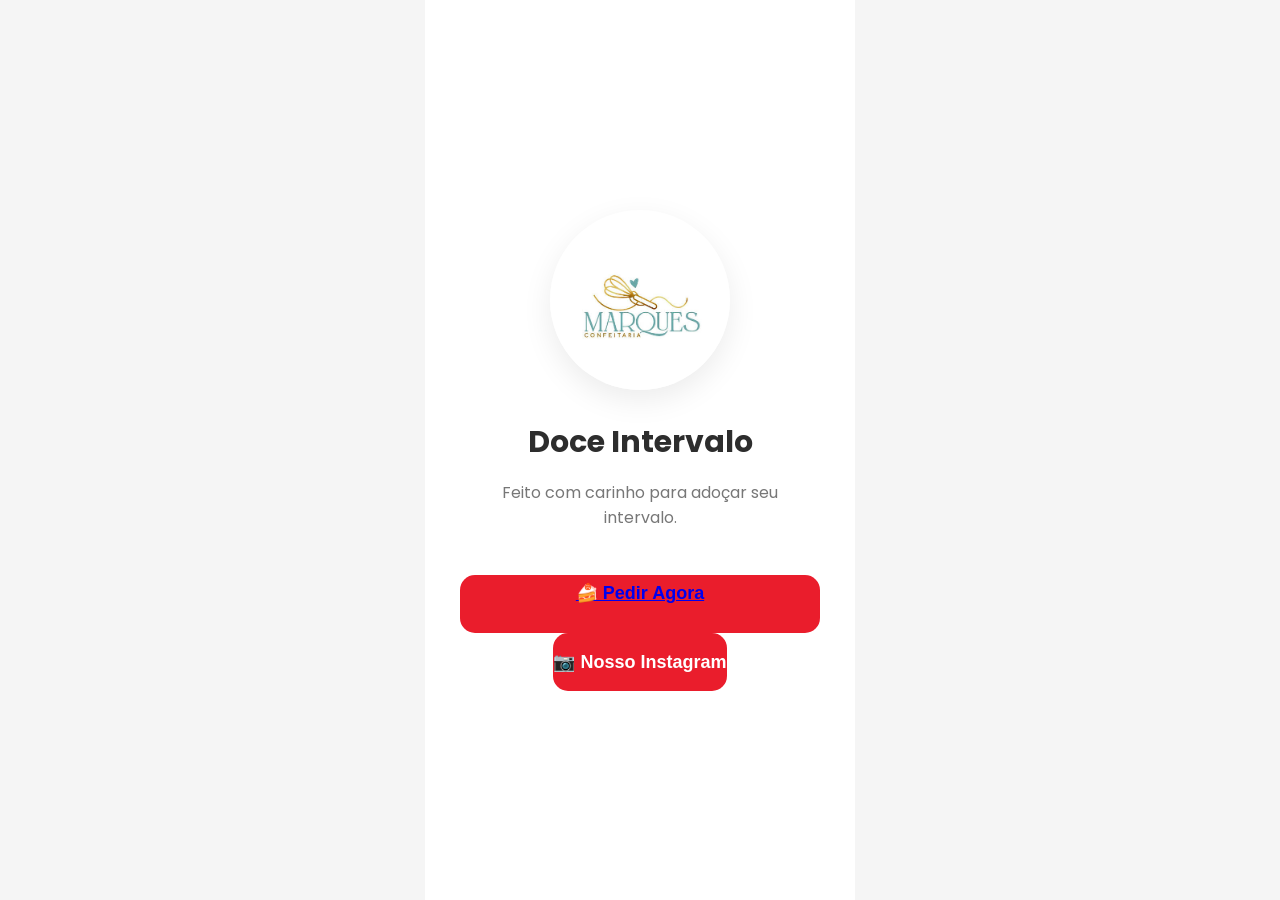
<file: index.html>
<!DOCTYPE html>
<html lang="pt-BR">

<head>

    <meta charset="UTF-8">
    <meta name="viewport" content="width=device-width, initial-scale=1.0">

    <title>Doce Intervalo</title>

    <link rel="stylesheet" href="style.css">

    <link rel="preconnect" href="https://fonts.googleapis.com">
    <link rel="preconnect" href="https://fonts.gstatic.com" crossorigin>

    <link href="https://fonts.googleapis.com/css2?family=Poppins:wght@300;400;500;600;700&display=swap" rel="stylesheet">

</head>

<body>

<div class="container fade">

    <div class="home">

        <img src="logo.png" class="logo" alt="Logo da Loja">

        <h1 id="nomeLoja"></h1>

        <p id="sloganLoja"></p>

        <a href="cardapio.html">

            <button class="btn">

                🍰 Pedir Agora
                
<br><br>

<a href="instagram.html">

    <button class="btn">

        📷 Nosso Instagram

    </button>

</a>
            </button>

        </a>

    </div>

</div>

<script src="config.js"></script>
<script src="script.js"></script>

<script>

document.getElementById("nomeLoja").textContent = CONFIG.loja;
document.getElementById("sloganLoja").textContent = CONFIG.slogan;

</script>

</body>

</html>
</file>
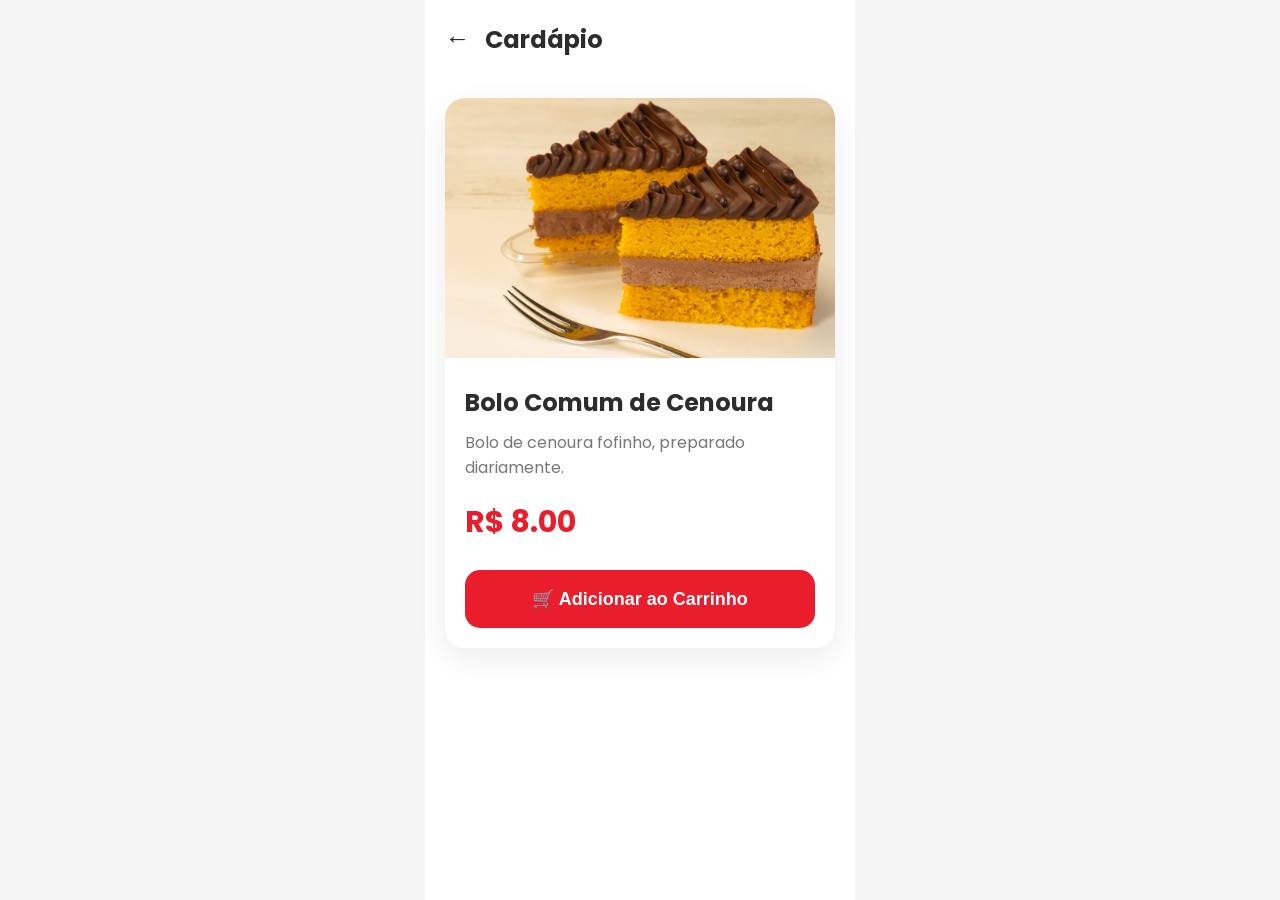
<file: cardapio.html>
<!DOCTYPE html>
<html lang="pt-BR">

<head>

    <meta charset="UTF-8">
    <meta name="viewport" content="width=device-width, initial-scale=1.0">

    <title>Cardápio</title>

    <link rel="stylesheet" href="style.css">

    <link rel="preconnect" href="https://fonts.googleapis.com">
    <link rel="preconnect" href="https://fonts.gstatic.com" crossorigin>

    <link href="https://fonts.googleapis.com/css2?family=Poppins:wght@300;400;500;600;700&display=swap" rel="stylesheet">

</head>

<body>

<div class="container fade">

    <header class="topo">

        <a href="index.html" class="voltar">←</a>

        <h2>Cardápio</h2>

    </header>

    <div class="produto">

        <img id="imagemProduto" class="fotoProduto">

        <div class="conteudoProduto">

            <h2 id="nomeProduto"></h2>

            <p id="descricaoProduto"></p>

            <h3 id="precoProduto"></h3>

            <button class="btn" onclick="comprarAgora()">
                🛒 Adicionar ao Carrinho
            </button>

        </div>

    </div>

</div>

<script src="config.js"></script>
<script src="script.js"></script>

<script>

const produto = CONFIG.produtos[0];

document.getElementById("imagemProduto").src = produto.imagem;
document.getElementById("nomeProduto").textContent = produto.nome;
document.getElementById("descricaoProduto").textContent = produto.descricao;
document.getElementById("precoProduto").textContent =
`${CONFIG.moeda} ${produto.preco.toFixed(2)}`;

</script>

</body>

</html>
</file>
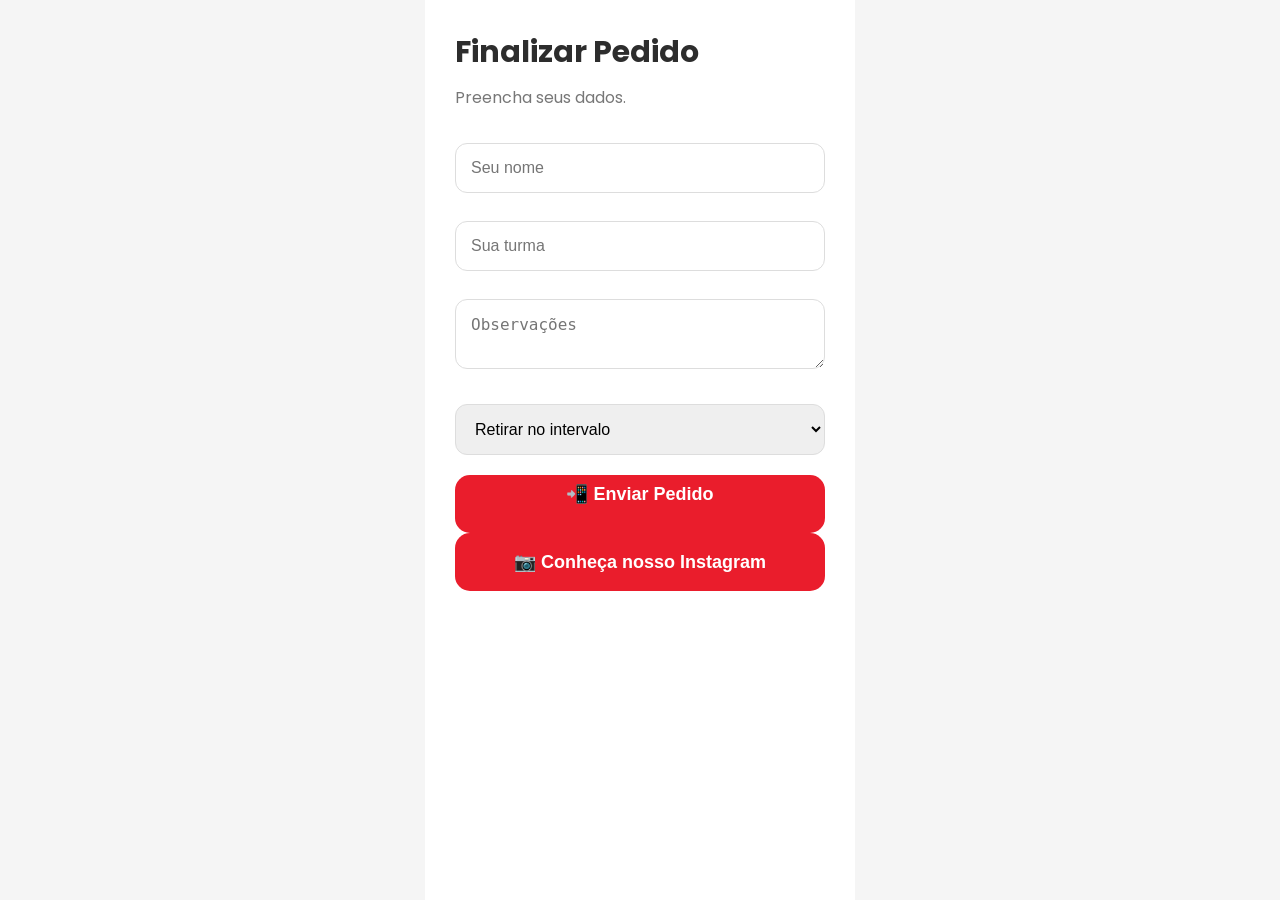
<file: finalizar.html>
<!DOCTYPE html>
<html lang="pt-BR">

<head>

    <meta charset="UTF-8">
    <meta name="viewport" content="width=device-width, initial-scale=1.0">

    <title>Finalizar Pedido</title>

    <link rel="stylesheet" href="style.css">

    <link rel="preconnect" href="https://fonts.googleapis.com">
    <link rel="preconnect" href="https://fonts.gstatic.com" crossorigin>

    <link href="https://fonts.googleapis.com/css2?family=Poppins:wght@300;400;500;600;700&display=swap" rel="stylesheet">

</head>

<body>

<div class="container fade">

    <div class="formulario">

        <h1>Finalizar Pedido</h1>

        <p>Preencha seus dados.</p>

        <input
            type="text"
            id="nome"
            placeholder="Seu nome">

        <input
            type="text"
            id="turma"
            placeholder="Sua turma">

        <textarea
            id="obs"
            placeholder="Observações"></textarea>

        <select id="entrega">

            <option>Retirar no intervalo</option>

            <option>Entregar na sala</option>

        </select>

        <button class="btn" onclick="enviarWhatsApp()">

            📲 Enviar Pedido
<br><br>

<a href="instagram.html">

    <button class="btn">

        📷 Conheça nosso Instagram

    </button>

</a>
        </button>

    </div>

</div>

<script src="config.js"></script>
<script src="script.js"></script>

</body>

</html>
</file>
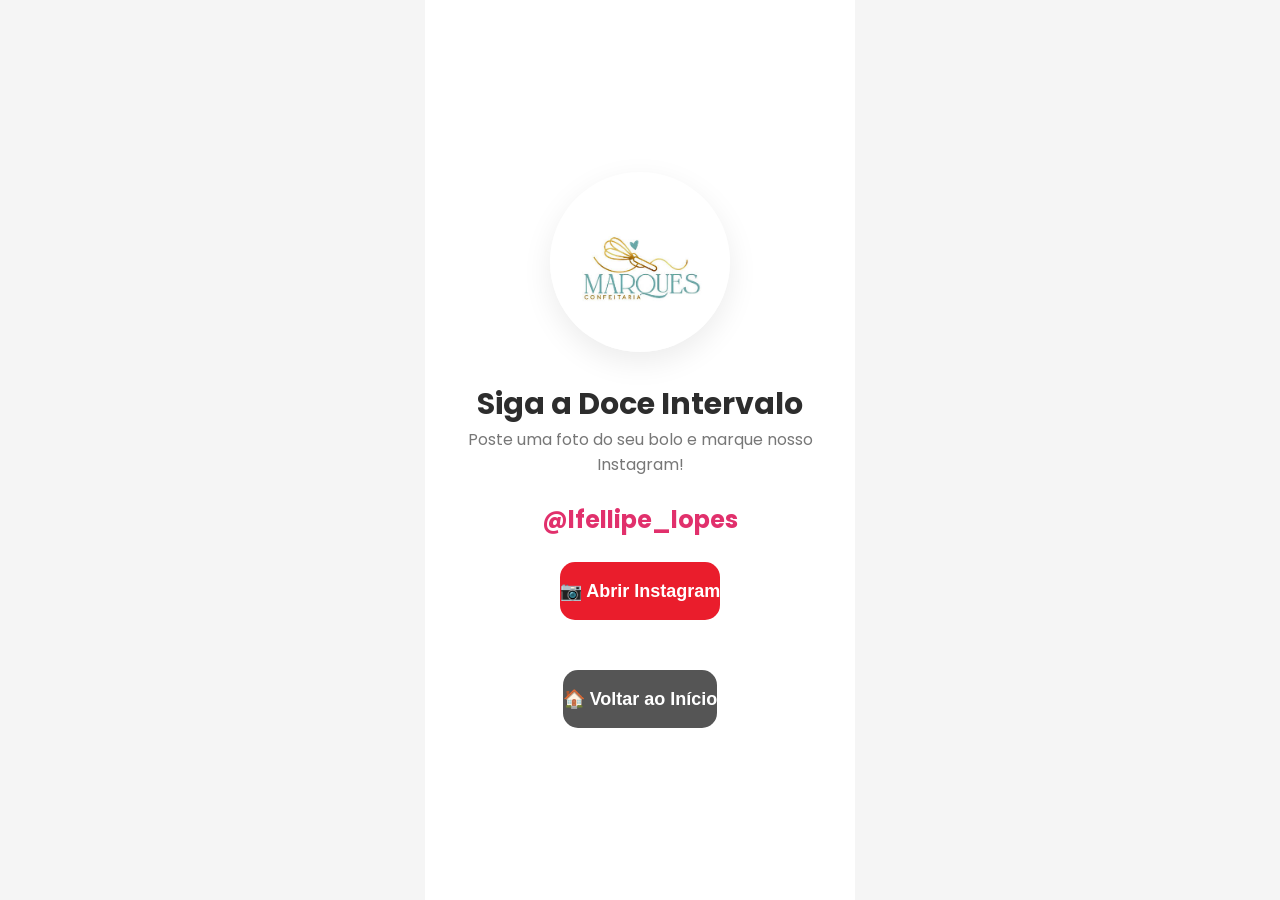
<file: instagram.html>
<!DOCTYPE html>
<html lang="pt-BR">

<head>

    <meta charset="UTF-8">
    <meta name="viewport" content="width=device-width, initial-scale=1.0">

    <title>Instagram - Doce Intervalo</title>

    <link rel="stylesheet" href="style.css">

    <link rel="preconnect" href="https://fonts.googleapis.com">

    <link rel="preconnect" href="https://fonts.gstatic.com" crossorigin>

    <link href="https://fonts.googleapis.com/css2?family=Poppins:wght@400;500;600;700&display=swap" rel="stylesheet">

</head>

<body>

<div class="container fade">

    <div class="instagram">

        <img src="logo.png" class="logo" alt="Logo">

        <h1>Siga a Doce Intervalo</h1>

        <p>
            Poste uma foto do seu bolo e marque nosso Instagram!
        </p>

        <h2>@lfellipe_lopes</h2>

        <a href="https://instagram.com/lfellipe_lopes" target="_blank">

            <button class="btn">

                📷 Abrir Instagram

            </button>

        </a>

        <br><br>

        <a href="index.html">

            <button class="btn voltarBtn">

                🏠 Voltar ao Início

            </button>

        </a>

    </div>

</div>

</body>

</html>
</file>
<file: style.css>
/* =====================================
   DOCE INTERVALO
   Estilo Principal
===================================== */

*{
    margin:0;
    padding:0;
    box-sizing:border-box;
}

:root{

    --vermelho:#EA1D2C;
    --vermelho-hover:#D91524;

    --branco:#FFFFFF;

    --cinza:#F5F5F5;

    --texto:#2D2D2D;

    --texto-secundario:#777;

    --borda:20px;

    --sombra:0 10px 30px rgba(0,0,0,.08);

}

body{

    font-family:'Poppins',sans-serif;

    background:var(--cinza);

    color:var(--texto);

}

/* =====================================
   CONTAINER
===================================== */

.container{

    width:100%;
    max-width:430px;

    margin:auto;

    min-height:100vh;

    background:var(--branco);

}

/* =====================================
   BOTÕES
===================================== */

.btn{

    width:100%;

    height:58px;

    border:none;

    border-radius:15px;

    background:var(--vermelho);

    color:white;

    font-size:18px;

    font-weight:600;

    cursor:pointer;

    transition:.3s;

}

.btn:hover{

    background:var(--vermelho-hover);

}

.btn:active{

    transform:scale(.98);

}

/* =====================================
   INPUTS
===================================== */

input,
textarea,
select{

    width:100%;

    padding:15px;

    border-radius:12px;

    border:1px solid #DDD;

    outline:none;

    font-size:16px;

    margin-top:8px;

    margin-bottom:20px;

}

input:focus,
textarea:focus,
select:focus{

    border-color:var(--vermelho);

}

/* =====================================
   TÍTULOS
===================================== */

h1{

    font-size:30px;

    font-weight:700;

}

h2{

    font-size:24px;

}

p{

    color:var(--texto-secundario);

}

/* =====================================
   ANIMAÇÃO
===================================== */

.fade{

    animation:fade .5s ease;

}

@keyframes fade{

from{

opacity:0;

transform:translateY(25px);

}

to{

opacity:1;

transform:translateY(0);

}

}

/* =====================================
   RESPONSIVO
===================================== */

@media(max-width:430px){

.container{

    max-width:100%;

}

}
/* =====================================
   HOME
===================================== */

.home{

    min-height:100vh;

    display:flex;

    flex-direction:column;

    justify-content:center;

    align-items:center;

    padding:35px;

    text-align:center;

}

.logo{

    width:180px;

    height:180px;

    object-fit:cover;

    border-radius:50%;

    margin-bottom:30px;

    box-shadow:var(--sombra);

}

.home h1{

    margin-bottom:15px;

}

.home p{

    margin-bottom:45px;

    max-width:320px;

}
/* ===========================
   CARDÁPIO
=========================== */

.topo{

    display:flex;

    align-items:center;

    gap:15px;

    padding:20px;

}

.voltar{

    text-decoration:none;

    color:#222;

    font-size:25px;

}

.produto{

    margin:20px;

    background:white;

    border-radius:20px;

    overflow:hidden;

    box-shadow:var(--sombra);

}

.fotoProduto{

    width:100%;

    height:260px;

    object-fit:cover;

}

.conteudoProduto{

    padding:20px;

}

.conteudoProduto h2{

    margin-bottom:10px;

}

.conteudoProduto p{

    margin-bottom:20px;

}

.conteudoProduto h3{

    color:var(--vermelho);

    font-size:30px;

    margin-bottom:25px;

}
/* ==========================
   FINALIZAR PEDIDO
========================== */

.formulario{

    padding:30px;

}

.formulario h1{

    margin-bottom:10px;

}

.formulario p{

    margin-bottom:25px;

}
/* ======================
   INSTAGRAM
====================== */

.instagram{

    min-height:100vh;

    display:flex;

    flex-direction:column;

    justify-content:center;

    align-items:center;

    text-align:center;

    padding:30px;

}

.instagram h2{

    color:#E1306C;

    margin:25px 0;

}

.voltarBtn{

    background:#555;

}

.voltarBtn:hover{

    background:#333;

}
</file>
